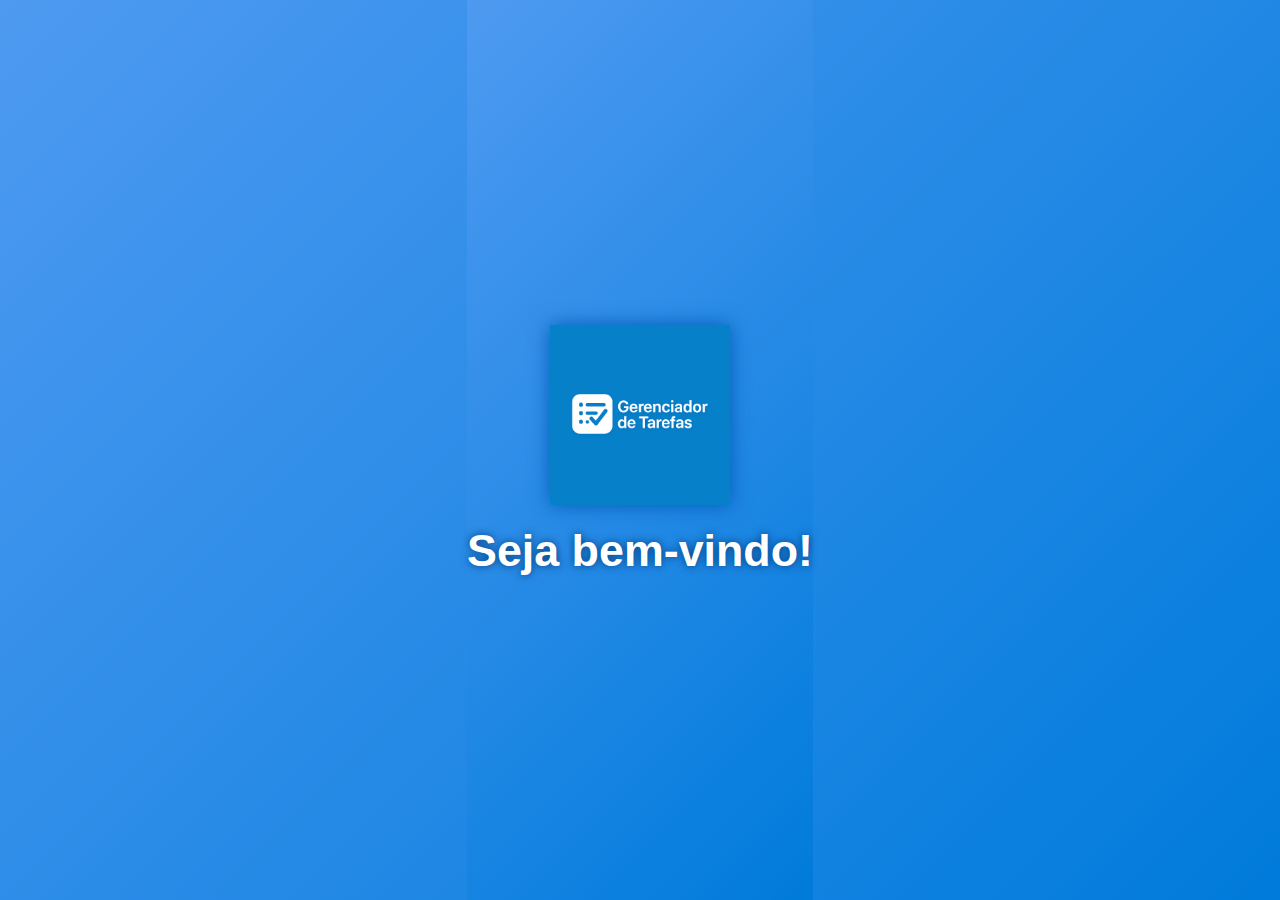
<file: gerenciador de tarefas/index.html>
<!DOCTYPE html>
<html lang="pt-br">
<head>
  <meta charset="UTF-8" />
  <meta name="viewport" content="width=device-width, initial-scale=1" />
  <title>Gerenciador de Tarefas - Seja Bem-vindo</title>
  <style>
    /* Reset básico */
    * {
      margin: 0;
      padding: 0;
      box-sizing: border-box;
    }

    body, html {
      height: 100%;
      background: linear-gradient(135deg, #4e9af1, #007BDB);
      display: flex;
      justify-content: center;
      align-items: center;
      font-family: 'Segoe UI', Tahoma, Geneva, Verdana, sans-serif;
      user-select: none;
      color: white;
      flex-direction: column;
    }

    .logo {
      width: 180px;
      height: 180px;
      object-fit: contain;
      filter: drop-shadow(0 0 10px #005bb5);
      margin-bottom: 20px;
    }

    h1 {
      font-size: 2.8rem;
      font-weight: 700;
      text-shadow: 0 0 8px #003d7a;
    }
  </style>
</head>
<body>
  <img src="img/logo.png.jpg" alt="Logo do Gerenciador de Tarefas" class="logo" />
  <h1>Seja bem-vindo!</h1>

  <script>
    setTimeout(() => {
      const loggedIn = localStorage.getItem('loggedIn') === 'true';
      if (loggedIn) {
        window.location.href = 'app.html';
      } else {
        window.location.href = 'login.html';
      }
    }, 3000);
  </script>
</body>
</html>
</file>
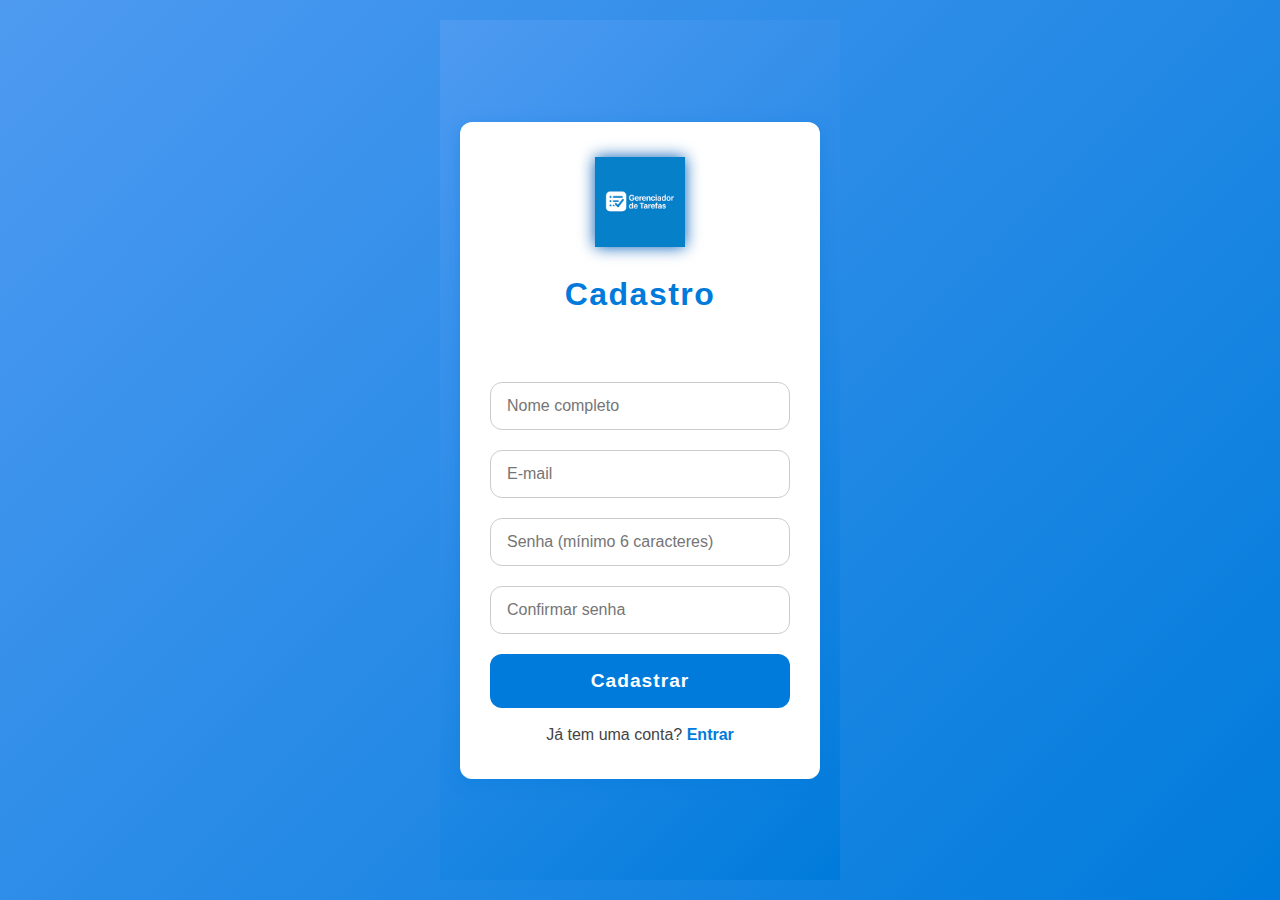
<file: gerenciador de tarefas/cadastro.html>
<!DOCTYPE html>
<html lang="pt-br">
<head>
  <meta charset="UTF-8" />
  <meta name="viewport" content="width=device-width, initial-scale=1" />
  <title>Cadastro - Gerenciador de Tarefas</title>
  <style>
    :root {
      --primary: #007BDB;
      --primary-dark: #005bb5;
      --accent: #ffffff;
      --shadow: 0 4px 15px rgba(0, 123, 219, 0.4);
      --font: 'Segoe UI', Tahoma, Geneva, Verdana, sans-serif;
      --radius: 12px;
    }

    * {
      margin: 0; padding: 0; box-sizing: border-box;
    }

    body, html {
      height: 100%;
      font-family: var(--font);
      background: linear-gradient(135deg, #4e9af1, var(--primary));
      display: flex;
      justify-content: center;
      align-items: center;
      user-select: none;
      padding: 20px;
      color: #1f1f1f;
    }

    .register-container {
      background: var(--accent);
      border-radius: var(--radius);
      box-shadow: var(--shadow);
      width: 360px;
      max-width: 100%;
      padding: 35px 30px;
      text-align: center;
      animation: fadeInSlide 0.6s ease forwards;
    }

    .register-container img.logo {
      width: 90px;
      height: 90px;
      object-fit: contain;
      margin-bottom: 25px;
      filter: drop-shadow(0 0 8px var(--primary-dark));
    }

    .register-container h2 {
      color: var(--primary);
      font-weight: 700;
      font-size: 2rem;
      margin-bottom: 30px;
      letter-spacing: 1.5px;
    }

    .register-container input {
      width: 100%;
      padding: 14px 16px;
      margin-bottom: 20px;
      border-radius: var(--radius);
      border: 1.5px solid #ccc;
      font-size: 1rem;
      font-weight: 500;
      transition: border-color 0.3s ease;
    }

    .register-container input:focus {
      outline: none;
      border-color: var(--primary);
      box-shadow: 0 0 6px var(--primary);
    }

    .register-container button {
      width: 100%;
      padding: 16px;
      background: var(--primary);
      color: var(--accent);
      border: none;
      border-radius: var(--radius);
      font-weight: 700;
      font-size: 1.2rem;
      cursor: pointer;
      transition: background 0.3s ease;
      letter-spacing: 1px;
    }

    .register-container button:hover {
      background: var(--primary-dark);
    }

    .register-container p {
      margin-top: 18px;
      font-weight: 500;
      color: #444;
    }

    .register-container p a {
      color: var(--primary);
      text-decoration: none;
      font-weight: 700;
      transition: color 0.3s ease;
    }

    .register-container p a:hover {
      color: var(--primary-dark);
      text-decoration: underline;
    }

    .message {
      margin-bottom: 15px;
      font-weight: 700;
      color: #dc3545; /* vermelho alerta */
      text-align: center;
      font-size: 1rem;
      min-height: 24px;
      opacity: 0;
      transition: opacity 0.3s ease;
    }

    .message.show {
      opacity: 1;
    }

    @keyframes fadeInSlide {
      from {
        opacity: 0;
        transform: translateY(20px);
      }
      to {
        opacity: 1;
        transform: translateY(0);
      }
    }
  </style>
</head>
<body>

  <main class="register-container" role="main" aria-labelledby="registerTitle">
    <img src="img/logo.png.jpg" alt="Logo Gerenciador de Tarefas" class="logo" />
    <h2 id="registerTitle">Cadastro</h2>
    <div id="message" class="message" aria-live="assertive"></div>
    <form id="registerForm" novalidate>
      <input
        type="text"
        id="name"
        name="name"
        placeholder="Nome completo"
        required
        aria-required="true"
      />
      <input
        type="email"
        id="email"
        name="email"
        placeholder="E-mail"
        autocomplete="email"
        required
        aria-required="true"
      />
      <input
        type="password"
        id="password"
        name="password"
        placeholder="Senha (mínimo 6 caracteres)"
        required
        aria-required="true"
        minlength="6"
      />
      <input
        type="password"
        id="confirmPassword"
        name="confirmPassword"
        placeholder="Confirmar senha"
        required
        aria-required="true"
      />
      <button type="submit" aria-label="Cadastrar novo usuário">Cadastrar</button>
    </form>
    <p>
      Já tem uma conta?
      <a href="login.html" aria-label="Ir para página de login">Entrar</a>
    </p>
  </main>

  <script src="register.js"></script>
</body>
</html>
</file>
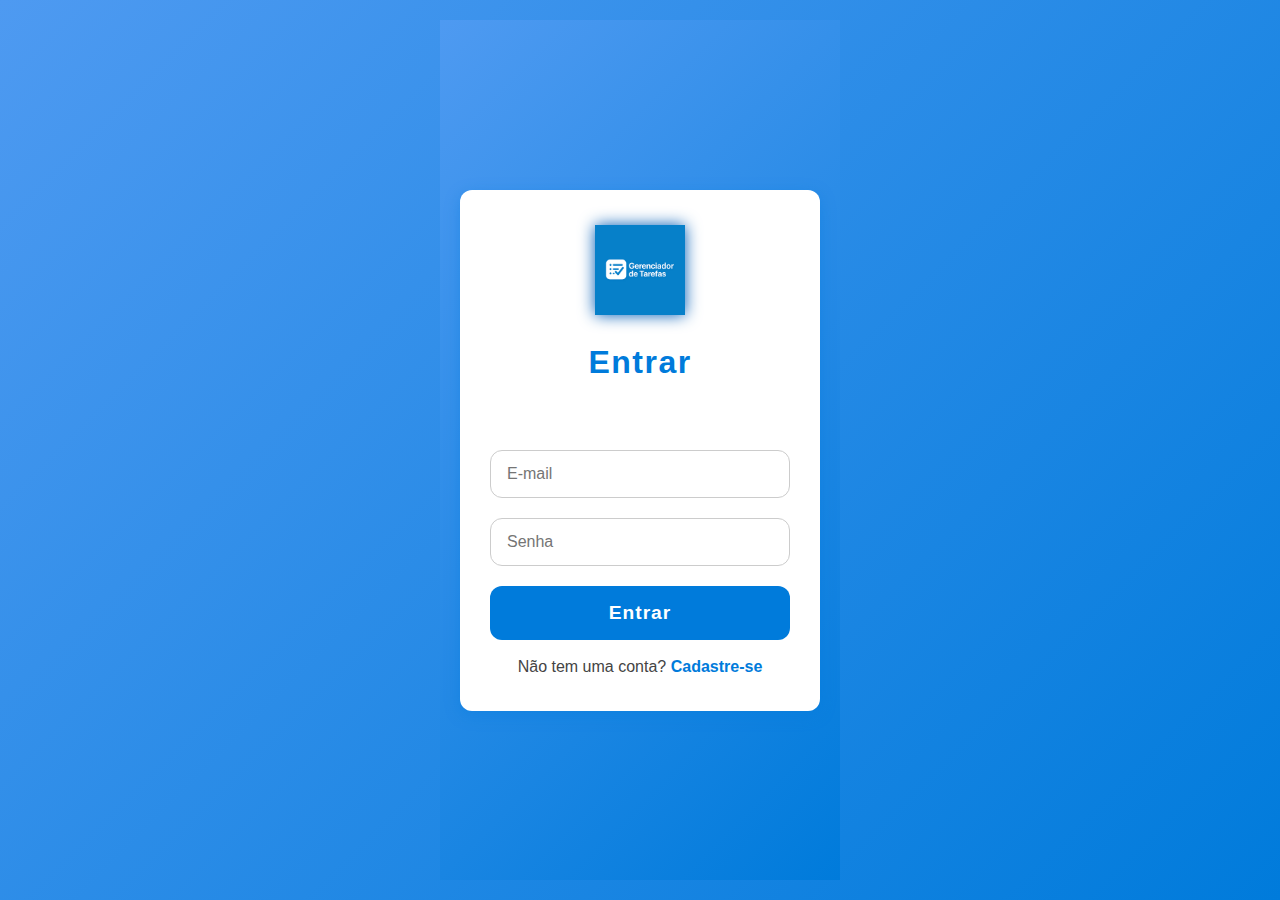
<file: gerenciador de tarefas/login.html>
<!DOCTYPE html>
<html lang="pt-br">
<head>
  <meta charset="UTF-8" />
  <meta name="viewport" content="width=device-width, initial-scale=1" />
  <title>Login - Gerenciador de Tarefas</title>
  <style>
    :root {
      --primary: #007BDB;
      --primary-dark: #005bb5;
      --accent: #ffffff;
      --shadow: 0 4px 15px rgba(0, 123, 219, 0.4);
      --font: 'Segoe UI', Tahoma, Geneva, Verdana, sans-serif;
      --radius: 12px;
    }

    * {
      margin: 0; padding: 0; box-sizing: border-box;
    }

    body, html {
      height: 100%;
      font-family: var(--font);
      background: linear-gradient(135deg, #4e9af1, var(--primary));
      display: flex;
      justify-content: center;
      align-items: center;
      user-select: none;
      padding: 20px;
      color: #1f1f1f;
    }

    .login-container {
      background: var(--accent);
      border-radius: var(--radius);
      box-shadow: var(--shadow);
      width: 360px;
      max-width: 100%;
      padding: 35px 30px;
      text-align: center;
      animation: fadeInSlide 0.6s ease forwards;
    }

    .login-container img.logo {
      width: 90px;
      height: 90px;
      object-fit: contain;
      margin-bottom: 25px;
      filter: drop-shadow(0 0 8px var(--primary-dark));
    }

    .login-container h2 {
      color: var(--primary);
      font-weight: 700;
      font-size: 2rem;
      margin-bottom: 30px;
      letter-spacing: 1.5px;
    }

    .login-container input {
      width: 100%;
      padding: 14px 16px;
      margin-bottom: 20px;
      border-radius: var(--radius);
      border: 1.5px solid #ccc;
      font-size: 1rem;
      font-weight: 500;
      transition: border-color 0.3s ease;
    }

    .login-container input:focus {
      outline: none;
      border-color: var(--primary);
      box-shadow: 0 0 6px var(--primary);
    }

    .login-container button {
      width: 100%;
      padding: 16px;
      background: var(--primary);
      color: var(--accent);
      border: none;
      border-radius: var(--radius);
      font-weight: 700;
      font-size: 1.2rem;
      cursor: pointer;
      transition: background 0.3s ease;
      letter-spacing: 1px;
    }

    .login-container button:hover {
      background: var(--primary-dark);
    }

    .login-container p {
      margin-top: 18px;
      font-weight: 500;
      color: #444;
    }

    .login-container p a {
      color: var(--primary);
      text-decoration: none;
      font-weight: 700;
      transition: color 0.3s ease;
    }

    .login-container p a:hover {
      color: var(--primary-dark);
      text-decoration: underline;
    }

    .message {
      margin-bottom: 15px;
      font-weight: 700;
      color: #dc3545; /* vermelho alerta */
      text-align: center;
      font-size: 1rem;
      min-height: 24px;
      opacity: 0;
      transition: opacity 0.3s ease;
    }

    .message.show {
      opacity: 1;
    }

    @keyframes fadeInSlide {
      from {
        opacity: 0;
        transform: translateY(20px);
      }
      to {
        opacity: 1;
        transform: translateY(0);
      }
    }
  </style>
</head>
<body>

  <main class="login-container" role="main" aria-labelledby="loginTitle">
    <img src="img/logo.png.jpg" alt="Logo Gerenciador de Tarefas" class="logo" />
    <h2 id="loginTitle">Entrar</h2>
    <div id="message" class="message" aria-live="assertive"></div>
    <form id="loginForm" novalidate>
      <input
        type="email"
        id="email"
        name="email"
        placeholder="E-mail"
        autocomplete="username"
        required
        aria-required="true"
      />
      <input
        type="password"
        id="password"
        name="password"
        placeholder="Senha"
        autocomplete="current-password"
        required
        aria-required="true"
      />
      <button type="submit" aria-label="Entrar no sistema">Entrar</button>
    </form>
    <p>
      Não tem uma conta?
      <a href="cadastro.html" aria-label="Ir para página de cadastro">Cadastre-se</a>
    </p>
  </main>

  <script src="login.js"></script>
</body>
</html>
</file>
